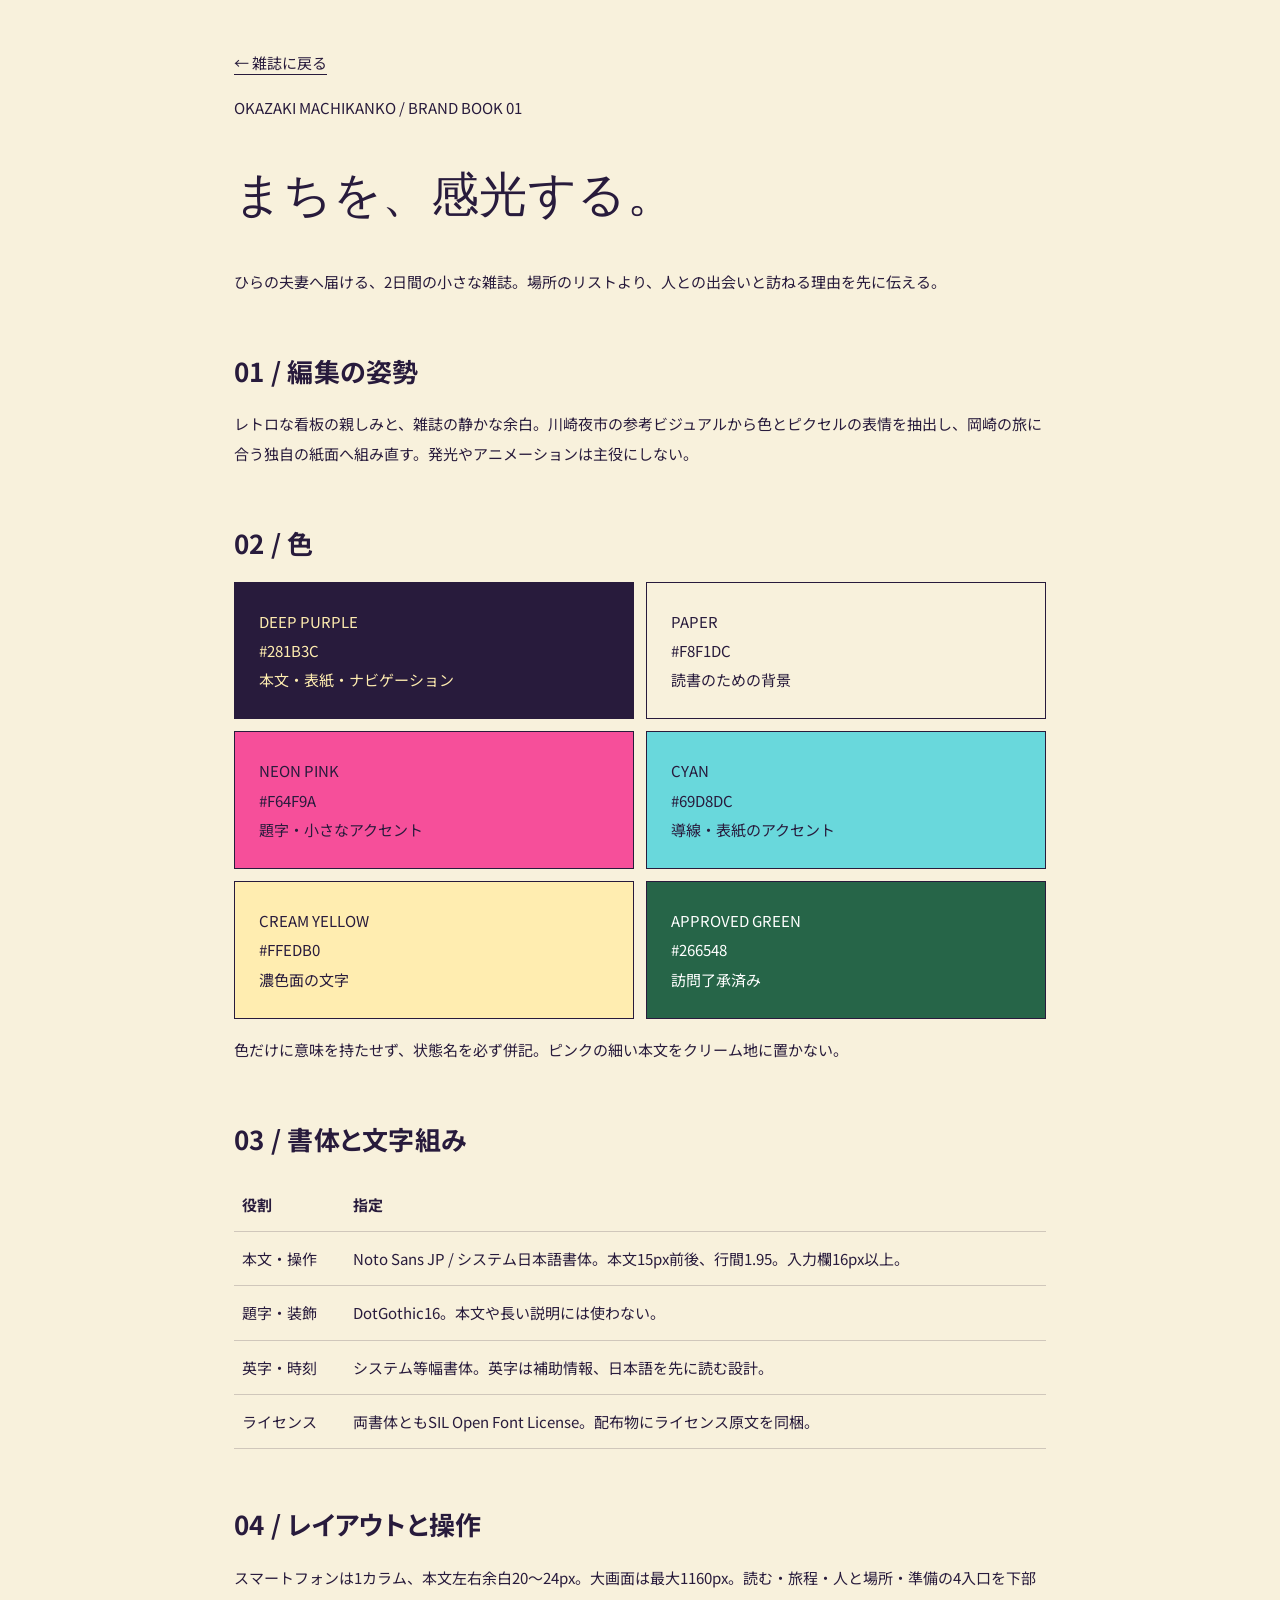
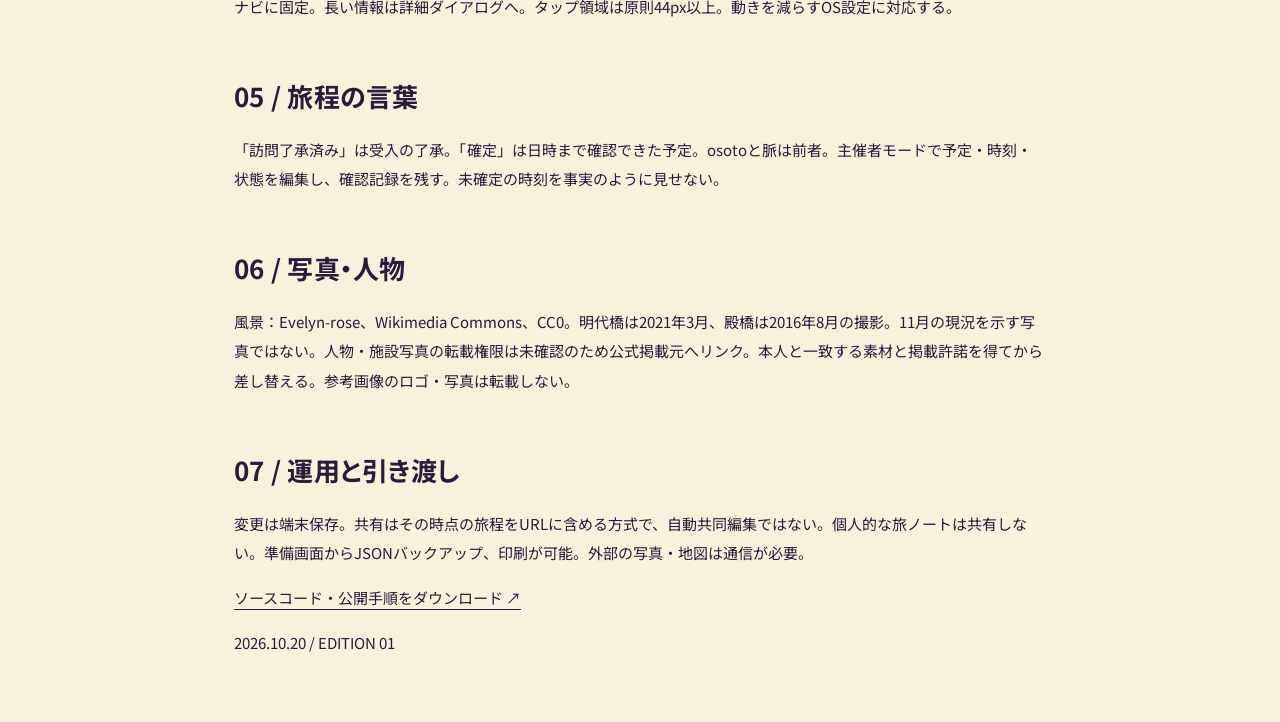
<file: brandbook.html>
<!doctype html><html lang="ja"><meta charset="utf-8"><meta name="viewport" content="width=device-width,initial-scale=1"><title>岡崎まち感光 — Brand book</title><link rel="stylesheet" href="styles.css"><style>main{max-width:860px;margin:auto;padding:48px 24px}h1{font:48px Dot;margin:40px 0}h2{margin:56px 0 20px;font-size:26px}p{margin:16px 0}.palette{display:grid;grid-template-columns:repeat(2,1fr);gap:12px}.swatch{padding:24px;min-height:120px;border:1px solid #281b3c}table{width:100%;border-collapse:collapse}td,th{text-align:left;border-bottom:1px solid #d0c7bb;padding:12px 8px;vertical-align:top}@media print{body>*{display:block!important}main{padding:0}h2{break-after:avoid}}</style><main><a href="index.html">← 雑誌に戻る</a><p>OKAZAKI MACHIKANKO / BRAND BOOK 01</p><h1>まちを、感光する。</h1><p>ひらの夫妻へ届ける、2日間の小さな雑誌。場所のリストより、人との出会いと訪ねる理由を先に伝える。</p><h2>01 / 編集の姿勢</h2><p>レトロな看板の親しみと、雑誌の静かな余白。川崎夜市の参考ビジュアルから色とピクセルの表情を抽出し、岡崎の旅に合う独自の紙面へ組み直す。発光やアニメーションは主役にしない。</p><h2>02 / 色</h2><div class="palette"><div class="swatch" style="background:#281b3c;color:#ffedb0">DEEP PURPLE<br>#281B3C<br>本文・表紙・ナビゲーション</div><div class="swatch" style="background:#f8f1dc">PAPER<br>#F8F1DC<br>読書のための背景</div><div class="swatch" style="background:#f64f9a">NEON PINK<br>#F64F9A<br>題字・小さなアクセント</div><div class="swatch" style="background:#69d8dc">CYAN<br>#69D8DC<br>導線・表紙のアクセント</div><div class="swatch" style="background:#ffedb0">CREAM YELLOW<br>#FFEDB0<br>濃色面の文字</div><div class="swatch" style="background:#266548;color:white">APPROVED GREEN<br>#266548<br>訪問了承済み</div></div><p>色だけに意味を持たせず、状態名を必ず併記。ピンクの細い本文をクリーム地に置かない。</p><h2>03 / 書体と文字組み</h2><table><tr><th>役割</th><th>指定</th></tr><tr><td>本文・操作</td><td>Noto Sans JP / システム日本語書体。本文15px前後、行間1.95。入力欄16px以上。</td></tr><tr><td>題字・装飾</td><td>DotGothic16。本文や長い説明には使わない。</td></tr><tr><td>英字・時刻</td><td>システム等幅書体。英字は補助情報、日本語を先に読む設計。</td></tr><tr><td>ライセンス</td><td>両書体ともSIL Open Font License。配布物にライセンス原文を同梱。</td></tr></table><h2>04 / レイアウトと操作</h2><p>スマートフォンは1カラム、本文左右余白20〜24px。大画面は最大1160px。読む・旅程・人と場所・準備の4入口を下部ナビに固定。長い情報は詳細ダイアログへ。タップ領域は原則44px以上。動きを減らすOS設定に対応する。</p><h2>05 / 旅程の言葉</h2><p>「訪問了承済み」は受入の了承。「確定」は日時まで確認できた予定。osotoと脈は前者。主催者モードで予定・時刻・状態を編集し、確認記録を残す。未確定の時刻を事実のように見せない。</p><h2>06 / 写真・人物</h2><p>風景：Evelyn-rose、Wikimedia Commons、CC0。明代橋は2021年3月、殿橋は2016年8月の撮影。11月の現況を示す写真ではない。人物・施設写真の転載権限は未確認のため公式掲載元へリンク。本人と一致する素材と掲載許諾を得てから差し替える。参考画像のロゴ・写真は転載しない。</p><h2>07 / 運用と引き渡し</h2><p>変更は端末保存。共有はその時点の旅程をURLに含める方式で、自動共同編集ではない。個人的な旅ノートは共有しない。準備画面からJSONバックアップ、印刷が可能。外部の写真・地図は通信が必要。</p><p><a href="okazaki-tour-source.zip" download>ソースコード・公開手順をダウンロード ↗</a></p><p>2026.10.20 / EDITION 01</p></main></html>
</file>
<file: styles.css>
@import url('https://fonts.googleapis.com/css2?family=DotGothic16&family=Noto+Sans+JP:wght@400;600;700;900&display=swap');
:root{--ink:#281b3c;--paper:#f8f1dc;--cream:#ffedb0;--pink:#f64f9a;--cyan:#69d8dc;--muted:#6b6071;--rule:#d0c7bb;--pale:#eee5d0;--green:#266548;--warn:#875100;--max:1160px;--body:'Noto Sans JP','Hiragino Kaku Gothic ProN','Yu Gothic',sans-serif;--mono:'SFMono-Regular',Consolas,monospace}
*{box-sizing:border-box}html{scroll-behavior:smooth;scroll-padding-top:28px}body{margin:0;background:var(--paper);color:var(--ink);font:400 15px/1.95 var(--body);-webkit-font-smoothing:antialiased}body.dialog-open{overflow:hidden}button,input,select,textarea{font:inherit}button,a,input,select,textarea{-webkit-tap-highlight-color:transparent}button,a{touch-action:manipulation}button{color:inherit;cursor:pointer}button{border:0;background:none}a{color:inherit;text-decoration-thickness:1px;text-underline-offset:5px}a:hover{color:#a42260}button:disabled{cursor:not-allowed;opacity:.5}button:focus-visible,a:focus-visible,input:focus-visible,select:focus-visible,textarea:focus-visible,summary:focus-visible{outline:3px solid #b62b6a;outline-offset:4px}button:hover{filter:brightness(.96)}h1,h2,h3,p,figure{margin:0}h1,h2,h3{font-feature-settings:'palt';line-height:1.45;letter-spacing:.01em}img{max-width:100%;display:block}hr{border:0;border-top:1px solid var(--rule);margin:26px 0}[hidden]{display:none!important}.sr-only{position:absolute;width:1px;height:1px;padding:0;margin:-1px;overflow:hidden;clip:rect(0,0,0,0);white-space:nowrap;border:0}.skip{position:fixed;top:-80px;left:20px;padding:8px 16px;background:var(--cream);z-index:100}.skip:focus{top:10px}.micro{font-size:12px;line-height:1.8;color:var(--muted)}
.site-header{height:88px;max-width:var(--max);margin:auto;display:flex;justify-content:space-between;align-items:center;padding:0 38px;border-bottom:1px solid var(--ink)}.wordmark{display:flex;text-align:left;align-items:center;gap:14px;font-size:19px;font-weight:700;letter-spacing:.08em;line-height:1.3;padding:8px 0}.wordmark small{display:block;font:9px var(--mono);letter-spacing:.17em;margin-top:7px}.pixel-spark{color:#bd2363;font:38px Dot,monospace}.header-actions{display:flex;align-items:center;gap:24px}.issue-number{font:9px/1.6 var(--mono);letter-spacing:.08em}.issue-number b{font-size:12px;font-weight:400}.icon-button{border:1px solid var(--ink);width:44px;height:44px;font-size:25px;line-height:1}.view{max-width:var(--max);margin:auto}.cover{background:var(--ink);color:var(--cream);padding:28px 38px 0;overflow:hidden}.cover-top{font:10px/1.5 var(--mono);letter-spacing:.16em;display:flex;justify-content:space-between;border-bottom:1px solid #766583;padding-bottom:18px}.cover-grid{display:grid;grid-template-columns:1fr 1fr;gap:30px;margin-top:28px}.cover-copy{padding:0 0 14px}.cover-eyebrow{font-size:12px;margin:0 0 28px;letter-spacing:.08em}.cover h1{font-family:Dot,sans-serif;font-weight:400;font-size:clamp(44px,6.5vw,80px);line-height:1.2;letter-spacing:-.04em}.cover-city{display:block;color:var(--cream);margin-bottom:4px}.cover-name{display:block;color:var(--pink);white-space:nowrap}.fullstop{font-size:.7em}.cover-subtitle{font-weight:700;font-size:27px;line-height:1.6;letter-spacing:.1em;margin:28px 0 32px}.cover-date{border-top:1px solid #766583;padding-top:15px;display:flex;gap:14px;align-items:center;font:12px var(--mono)}.cover-date strong{font-size:30px;letter-spacing:-.04em;font-weight:400}.cover-date strong span{font-size:11px;letter-spacing:0;margin:0 8px}.cover-photo{position:relative;min-height:450px;overflow:hidden;background:#3c314e}.cover-photo>img{width:100%;height:100%;object-fit:cover;position:absolute;inset:0;opacity:.9}.cover-photo:after{content:'';position:absolute;inset:0;background:linear-gradient(180deg,rgba(40,27,60,.18),transparent 60%,rgba(40,27,60,.6));pointer-events:none}.photo-label{position:absolute;left:23px;top:24px;font:14px/1.5 var(--mono);color:white;letter-spacing:.05em;z-index:1;text-shadow:0 1px 8px #281b3c}.photo-label i{font:italic 19px Georgia,serif;letter-spacing:0}.cover-photo figcaption{position:absolute;bottom:12px;left:20px;right:12px;font-size:10px;color:#fff;z-index:1}.pixel-corner{position:absolute;right:20px;top:20px;width:8px;height:8px;background:var(--pink);box-shadow:-8px 0 var(--pink),0 8px var(--pink),0 16px var(--pink),-16px 0 var(--pink);z-index:1}.cover-bottom{display:flex;justify-content:space-between;align-items:center;gap:20px;padding:24px 0 28px}.cover-bottom p{font-size:13px;line-height:1.8;letter-spacing:.08em}.cover-cta{color:var(--cream);border-bottom:1px solid var(--cyan);padding:12px 0;min-height:48px;font-size:13px;display:flex;gap:30px;align-items:center}.cover-cta span{color:var(--cyan);font-size:24px}
.magazine-page{padding:72px 64px}.section-kicker{font:10px/1.6 var(--mono);letter-spacing:.14em;display:flex;justify-content:space-between;gap:20px;color:var(--muted)}.letter-layout{display:grid;grid-template-columns:.9fr 1.1fr;gap:80px;margin-top:34px}.letter-layout h2{font-size:36px;line-height:1.65;letter-spacing:.07em}.letter-body{font-size:15px;line-height:2.15}.letter-body p+p{margin-top:18px}.signature{margin-top:30px!important;font-size:13px}.signature span{display:block;font:italic 18px Georgia,serif;margin-top:10px}.contents{margin-top:64px;border-top:2px solid var(--ink);display:grid;grid-template-columns:1.15fr 1fr 1fr 1fr}.contents-label{padding:24px 20px 0 0;font:10px/2 var(--mono)}.contents-label b{font:600 13px var(--body)}.contents button{text-align:left;padding:24px 14px 0 24px;border-left:1px solid var(--rule);display:grid;grid-template-columns:1fr auto;gap:5px}.contents button>span{color:#9c2759;font:11px var(--mono);grid-column:1/-1}.contents strong{font-size:14px;grid-column:1/-1}.contents small{font-size:11px;color:var(--muted);line-height:1.7;grid-column:1}.contents i{font-size:20px;font-style:normal;align-self:end}.feature-spread{display:grid;grid-template-columns:1fr 1fr;background:var(--cyan);color:var(--ink);border-top:1px solid var(--ink);border-bottom:1px solid var(--ink)}.feature-type{padding:56px 64px}.feature-type .section-kicker{color:var(--ink)}.feature-type h2{font-size:37px;margin:28px 0;line-height:1.65}.feature-type p{font-size:14px;max-width:350px}.feature-type .text-link{margin-top:30px}.type-art{background:var(--ink);color:var(--cream);padding:44px;display:flex;flex-direction:column;justify-content:space-between}.art-small{font:10px var(--mono);letter-spacing:.12em}.pixel-word{font:100px/.98 Dot,sans-serif;position:relative;padding:18px 0}.pixel-word span{font:20px var(--body);margin-left:10px}.pixel-word b{font-weight:400;color:var(--pink)}.pixel-word i{font-style:normal;color:var(--cyan)}.pixel-word em{font-style:normal;position:absolute;right:5px;bottom:14px;color:var(--pink);font-size:110px}.section-intro{display:flex;align-items:end;justify-content:space-between;gap:40px;margin:28px 0 40px}.section-intro h1{font-size:44px;letter-spacing:.06em;line-height:1.6}.section-intro h2{font-size:32px;line-height:1.7}.section-intro p{font-size:13px;line-height:1.9;color:var(--muted);max-width:420px}.reader-people{display:grid;grid-template-columns:1fr 1fr 1fr;gap:26px;margin-bottom:28px}.reader-person{padding-top:20px;border-top:1px solid var(--ink);text-align:left}.reader-person .person-num{font:10px var(--mono);color:var(--muted)}.reader-person h3{margin:18px 0 12px;font-size:20px;font-weight:600}.reader-person h3 span{font-size:11px;font-weight:400}.reader-person p{font-size:13px;line-height:1.8;max-width:260px}.reader-person .reader-role{font-size:11px;color:var(--muted);margin-top:12px}.text-link{display:inline-flex;align-items:center;gap:14px;min-height:44px;padding:7px 0;border-bottom:1px solid currentColor;text-decoration:none;font-size:12px;font-weight:600;text-align:left}.text-link span{font-size:19px}.wide-photo{position:relative}.wide-photo img{width:100%;height:380px;object-fit:cover}.wide-photo figcaption{padding:18px 40px;background:var(--ink);color:var(--cream);font-size:14px;line-height:1.8}.wide-photo figcaption span{display:block;font-size:10px;color:#d4cadc;margin-top:4px}.closing{text-align:center;padding:70px 28px}.closing .section-kicker{display:block}.closing h2{font-size:35px;line-height:1.7;margin:24px 0}.closing p{font-size:14px;margin-bottom:26px}.button{min-height:48px;display:inline-flex;align-items:center;justify-content:center;gap:10px;padding:10px 20px;line-height:1.65;font-size:13px;font-weight:600;text-decoration:none;border:1px solid var(--ink);border-radius:0}.primary{background:var(--ink);color:var(--cream)}.primary:hover{color:var(--cream)}.secondary{background:transparent;color:var(--ink)}.closing .button{margin:5px}.actions{display:flex;align-items:center;flex-wrap:wrap;gap:10px;margin-top:20px}
.utility-page{padding:55px 64px 70px;min-height:70vh}.schedule-tools{display:flex;align-items:center;justify-content:space-between;gap:26px}.day-tabs{display:grid;grid-template-columns:1fr 1fr;flex:1;border:1px solid var(--ink);max-width:660px}.day-tabs button{text-align:left;display:grid;grid-template-columns:1fr auto;align-items:center;padding:15px 22px;line-height:1.6}.day-tabs button+button{border-left:1px solid var(--ink)}.day-tabs small{font:9px var(--mono);grid-column:1/-1;margin-bottom:5px;letter-spacing:.1em}.day-tabs b{font:26px var(--mono);font-weight:400}.day-tabs b span{font:12px var(--body);margin-left:8px}.day-tabs em{font-size:11px;font-style:normal}.day-tabs button[aria-pressed=true]{background:var(--ink);color:var(--cream);box-shadow:inset 0 -4px var(--pink)}.schedule-top-actions{display:flex;gap:20px}.schedule-summary{font-size:12px;padding:22px 0;color:var(--muted);display:flex;align-items:center;flex-wrap:wrap;gap:10px}.status-badge{display:inline-flex;align-items:center;gap:5px;white-space:nowrap;border:1px solid currentColor;padding:2px 8px;font:11px/1.6 var(--body);border-radius:2px;color:var(--muted)}.status-badge:before{content:'';height:5px;width:5px;display:inline-block;background:currentColor}.status-badge.confirmed,.status-badge.approved,.task-status.done{color:var(--green)}.status-badge.pending,.task-status.pending{color:var(--warn)}.status-badge.idea{color:#685880}.status-badge.skipped{color:#786e78}.schedule-layout{display:grid;grid-template-columns:minmax(0,1fr) 240px;gap:50px}.timeline{border-top:1px solid var(--ink)}.timeline-item{display:grid;grid-template-columns:70px minmax(0,1fr);gap:20px;position:relative}.timeline-time{font:20px/1.3 var(--mono);padding-top:26px;letter-spacing:-.06em}.timeline-time small{display:block;font-size:10px;color:var(--muted);margin-top:5px;letter-spacing:0}.event-main{padding:24px 0;border-bottom:1px solid var(--rule);position:relative}.event-top{display:flex;gap:8px;align-items:center;justify-content:space-between;margin-bottom:10px}.event-type{font:9px var(--mono);letter-spacing:.06em;color:var(--muted)}.event-button{text-align:left;display:flex;justify-content:space-between;gap:14px;width:100%;padding:0}.event-button h3{font-size:18px;line-height:1.65;font-weight:700}.event-button .expand{font-size:22px;font-weight:400}.event-location{font-size:11px;color:var(--muted);margin-top:7px}.event-people{display:flex;flex-wrap:wrap;gap:6px;margin-top:12px}.person-chip{font-size:11px;min-height:34px;display:flex;align-items:center;gap:6px;padding:3px 10px;background:var(--pale);border:1px solid transparent}.person-chip:hover{border-color:var(--ink)}.person-dot{font-size:10px;background:var(--ink);color:var(--cream);width:20px;height:20px;text-align:center;line-height:20px}.event-detail{margin-top:15px;padding:16px;background:#eee5d0;border-left:2px solid var(--ink);font-size:13px;line-height:1.9}.event-detail .actions{gap:16px;margin-top:10px}.event-detail .micro{margin-top:12px}.event-edit{font-size:11px;min-height:40px;color:#9c2759;text-decoration:underline;text-underline-offset:4px;margin-top:10px;padding:0}.timeline-item.skipped{opacity:.65}.timeline-item.skipped h3{text-decoration:line-through}.travel-aside{background:var(--pale);padding:24px 22px;height:fit-content;margin-top:0}.travel-aside h2{font-size:19px;margin:15px 0}.travel-aside h3{font-size:14px;margin-bottom:10px}.travel-aside p{font-size:12px;line-height:1.9}.travel-aside .section-kicker{font-size:9px}.notice{background:#f2e3b4;border-left:3px solid #805007;padding:16px 20px;font-size:13px;line-height:1.8;margin:18px 0}.notice p{margin-top:5px}.notice ul{padding-left:18px;margin:8px 0}.notice strong{font-size:13px}.directory-controls{display:flex;align-items:center;justify-content:space-between;gap:24px}.filter-tabs{display:flex;gap:20px}.filter-tabs button{min-height:48px;padding:8px 0;border-bottom:2px solid transparent;font-size:15px;color:var(--muted)}.filter-tabs button[aria-pressed=true]{color:var(--ink);border-color:var(--ink);font-weight:700}.filter-tabs span{font:10px var(--mono);margin-left:8px}.search-label input{width:240px;max-width:100%;font-size:14px;padding:10px 13px;background:transparent;border:1px solid #968794;border-radius:0;height:46px}.directory-controls+.micro{margin:18px 0 25px}.directory-grid{display:grid;grid-template-columns:1fr 1fr;gap:34px 40px}.directory-card{border-top:1px solid var(--ink);padding-top:20px}.identity-tile{display:flex;align-items:center;justify-content:space-between;gap:20px;margin-bottom:20px}.initial{width:60px;height:64px;display:flex;align-items:center;justify-content:center;font:36px Dot;flex:none;background:var(--ink);color:var(--cream)}.directory-card:nth-child(3n+2) .initial{background:var(--pink);color:var(--ink)}.directory-card:nth-child(3n+3) .initial{background:var(--cyan);color:var(--ink)}.identity-meta{flex:1}.identity-meta .overline{font:9px/1.5 var(--mono);letter-spacing:.08em;color:var(--muted)}.identity-meta h2{font-size:22px;margin:5px 0}.identity-meta .role{font-size:11px;line-height:1.7;color:var(--muted)}.directory-card .tagline{font-size:18px;line-height:1.65;font-weight:600;margin-bottom:13px}.directory-card>p{font-size:13px;line-height:1.9}.directory-card .actions{gap:22px;margin-top:12px}.directory-card .source-link{font-size:11px;display:inline-flex;align-items:center;min-height:44px}.place-header{background:var(--ink);color:var(--cream);min-height:128px;padding:22px;display:flex;justify-content:space-between;align-items:center;margin-bottom:20px}.place-header .place-mark{font:64px Dot;color:var(--cyan)}.directory-card:nth-child(3n+2) .place-header{background:#ecadd0;color:var(--ink)}.directory-card:nth-child(3n+2) .place-mark{color:var(--ink)}.directory-card:nth-child(3n+3) .place-header{background:#88d9d7;color:var(--ink)}.directory-card:nth-child(3n+3) .place-mark{color:var(--ink)}.place-header small{font:9px var(--mono);letter-spacing:.05em}.place-header h2{font-size:22px;margin-top:9px}.place-area{font-size:11px;color:var(--muted);margin-bottom:8px}.empty-results{padding:40px 0;font-size:14px}.question{margin:25px 0;padding:22px;background:var(--pale);border-left:2px solid var(--pink)}.question small{font:10px var(--mono);letter-spacing:.1em}.question p{font-weight:600;margin-top:12px;line-height:1.9}
.prep-toolbar{display:flex;align-items:center;justify-content:space-between;gap:24px}.prep-toolbar>div{flex:1;max-width:420px}.prep-toolbar strong{font-size:14px}.progress-track{height:4px;background:var(--rule);margin-top:12px}.progress-track>div{height:100%;background:var(--green);transition:width .2s}.prep-toolbar+.micro{margin:20px 0}.tasks{border-top:1px solid var(--ink)}.task{border-bottom:1px solid var(--rule)}.task summary{cursor:pointer;list-style:none;display:flex;align-items:center;justify-content:space-between;gap:20px;padding:18px 0}.task summary::-webkit-details-marker{display:none}.task-title{font-size:15px;font-weight:600;line-height:1.7}.task-category{font:10px var(--mono);display:inline-block;margin-right:14px;color:var(--muted);min-width:24px}.task-status{font-size:11px;border:1px solid currentColor;padding:1px 8px;white-space:nowrap;color:var(--muted)}.task-body{padding:0 0 24px 38px;font-size:13px;line-height:1.9}.task-body select{max-width:230px}.task-body .task-form{display:grid;grid-template-columns:180px 1fr auto;gap:12px;margin-top:15px;align-items:end}.task-body label{display:block;font-size:11px}.task-memo{margin-top:8px;color:var(--green);white-space:pre-wrap;overflow-wrap:anywhere}.prep-bottom{border-top:1px solid var(--ink);padding-top:35px;margin-top:55px;display:grid;grid-template-columns:1fr 1fr;gap:60px}.prep-bottom h2{font-size:22px;margin:18px 0}.prep-bottom p{font-size:13px}.prep-bottom .text-link{margin-top:12px;margin-right:20px}.file-label{position:relative;overflow:hidden;cursor:pointer}.file-label input{position:absolute;inset:0;opacity:0;cursor:pointer;width:100%}.file-label:focus-within{outline:3px solid #b62b6a;outline-offset:4px}
.site-footer{max-width:var(--max);margin:auto;padding:35px 38px 120px;background:var(--ink);color:var(--cream);display:grid;grid-template-columns:1.5fr 1fr auto;gap:25px}.site-footer strong{font:24px Dot}.site-footer>div span{font:9px var(--mono);display:block;margin-top:10px;letter-spacing:.08em}.site-footer p{font-size:11px;line-height:1.8}.site-footer>.text-link{height:44px;align-self:start;font-size:10px}.edition{font:9px var(--mono);color:#c4b8cd;grid-column:1/-1;letter-spacing:.1em}.bottom-nav{position:fixed;z-index:20;bottom:20px;left:50%;transform:translateX(-50%);display:flex;background:var(--ink);color:var(--cream);border:1px solid #94849a;box-shadow:0 6px 22px #281b3c22;max-width:480px;width:calc(100% - 40px);padding-bottom:env(safe-area-inset-bottom,0)}.bottom-nav button{position:relative;flex:1;padding:10px 8px;display:flex;flex-direction:column;align-items:center;gap:3px;min-height:61px;font-size:11px;line-height:1.4}.bottom-nav button>span{font:20px Dot;line-height:1.2}.bottom-nav b{font-weight:400}.bottom-nav [aria-current=page]{color:var(--cyan)}.bottom-nav [aria-current=page]:before{content:'';position:absolute;top:0;left:calc(50% - 12px);width:24px;height:3px;background:var(--pink)}
dialog{padding:0;max-width:680px;width:calc(100% - 40px);max-height:calc(100dvh - 60px);color:var(--ink);background:var(--paper);border:1px solid var(--ink);border-radius:0;overscroll-behavior:contain}dialog::backdrop{background:#170d2bb3;backdrop-filter:blur(3px)}.dialog-shell{position:relative;padding:42px 38px}.dialog-close{position:sticky;top:0;float:right;background:var(--paper);width:44px;height:44px;border:1px solid var(--ink);font-size:28px;line-height:1;z-index:3;margin:-20px -16px 0 10px}.dialog-kicker{font:10px var(--mono);letter-spacing:.1em;color:var(--muted);margin:0 0 15px;padding-top:2px}.dialog-shell h2{font-size:29px;line-height:1.6;margin-bottom:20px}.dialog-shell h3{font-size:17px;margin:28px 0 12px}.dialog-shell p{font-size:14px;line-height:1.95}.dialog-shell .micro{font-size:11px}.detail-facts{margin:22px 0 0;display:grid;grid-template-columns:70px 1fr;gap:14px;font-size:12px;line-height:1.85}.detail-facts dt{color:var(--muted)}.detail-facts dd{margin:0}.detail-facts a{overflow-wrap:anywhere}.field{display:block;font-size:12px;margin-bottom:18px}.field input,.field select,.field textarea,.task-body input,.task-body select{display:block;margin-top:7px;width:100%;border:1px solid #94849a;border-radius:0;padding:10px 12px;background:#fffaf0;color:var(--ink);font-size:16px;line-height:1.65;min-height:46px}.field textarea{resize:vertical;min-height:100px}.field-grid{display:grid;grid-template-columns:1fr 1fr;gap:16px}.field-people{border:1px solid var(--rule);padding:12px;margin:0 0 20px}.field-people legend{font-size:12px}.field-people label{font-size:12px;display:inline-flex;align-items:center;gap:6px;padding:8px 12px 8px 0}.field-people input{accent-color:var(--ink);width:18px;height:18px}.form-error{background:#ffe4e7;color:#892441;padding:10px 13px;font-size:13px;margin:12px 0}.share-url{width:100%;margin:18px 0 0;padding:12px;border:1px solid #94849a;background:#fffaf0;font:12px/1.6 var(--mono);resize:vertical;min-height:90px;overflow-wrap:anywhere}.dialog-shell .actions .button{flex-grow:1}.source-list{padding-left:20px;font-size:12px}.source-list li{padding:6px 0;line-height:1.8}.shared-banner{background:var(--cyan);color:var(--ink);padding:12px 20px;display:flex;align-items:center;flex-wrap:wrap;gap:20px;justify-content:center;font-size:12px}.shared-banner button{text-decoration:underline;min-height:44px;padding:5px}.storage-warning{max-width:1160px;margin:auto}.toast{position:fixed;bottom:105px;left:50%;transform:translateX(-50%);max-width:calc(100vw - 32px);background:var(--ink);color:var(--cream);border:1px solid var(--cyan);padding:12px 20px;box-shadow:0 4px 18px #0002;font-size:12px;z-index:100;line-height:1.6}.error-text{color:#8b2945}.notebook-hint{margin-bottom:20px}.saved-caption{color:var(--green);font-size:12px!important}.print-only,#print-root{display:none}
@media(max-width:900px){.cover h1{font-size:59px}.cover-subtitle{font-size:24px}.cover-photo{min-height:430px}.magazine-page,.utility-page{padding:50px 36px}.letter-layout{gap:40px}.letter-layout h2{font-size:28px}.contents{grid-template-columns:1fr 1fr 1fr}.contents-label{grid-column:1/-1;padding-bottom:20px}.contents button:first-of-type{border-left:0;padding-left:0}.feature-type{padding:40px 36px}.feature-type h2{font-size:30px}.type-art{padding:32px}.pixel-word{font-size:86px}.schedule-layout{grid-template-columns:1fr;gap:35px}.travel-aside{display:grid;grid-template-columns:1fr 1fr;gap:15px 30px}.travel-aside .section-kicker,.travel-aside hr{grid-column:1/-1}.travel-aside hr{margin:10px 0}.travel-aside h2{grid-column:1/-1}.travel-aside h3{margin:0}.schedule-tools{align-items:stretch;flex-direction:column;gap:0}.schedule-top-actions{justify-content:flex-end;margin-top:5px}.day-tabs{width:100%;max-width:none}.task-body .task-form{grid-template-columns:1fr}.task-body .task-form .button{justify-self:start}.directory-grid{gap:30px}.site-footer{grid-template-columns:1fr 1fr}.site-footer>.text-link{grid-column:1/-1;justify-self:start}.section-intro{gap:24px}}
@media(max-width:600px){body{font-size:15px}.site-header{height:76px;padding:0 22px}.wordmark{font-size:16px;gap:9px}.wordmark small{font-size:7px;letter-spacing:.12em}.pixel-spark{font-size:29px}.issue-number{display:none}.icon-button{width:40px;height:40px}.cover{padding:20px 24px 0}.cover-top{font-size:8px;letter-spacing:.05em;padding-bottom:15px}.cover-grid{grid-template-columns:1fr;gap:0;margin-top:24px}.cover-eyebrow{font-size:10px;letter-spacing:.04em;margin-bottom:24px}.cover-copy{position:relative;padding-bottom:22px}.cover h1{font-size:clamp(53px,12.8vw,73px);letter-spacing:0;line-height:1.2}.cover-city{margin-bottom:4px}.cover-subtitle{font-size:17px;line-height:1.8;letter-spacing:.07em;position:absolute;right:2px;top:35px}.cover-date{margin-top:25px;padding-top:13px;gap:12px;font-size:10px}.cover-date strong{font-size:27px}.cover-date strong span{font-size:9px;margin:0 7px}.cover-photo{min-height:235px;aspect-ratio:1.48}.photo-label{top:18px;left:18px;font-size:11px}.photo-label i{font-size:16px}.cover-photo figcaption{left:15px;font-size:9px;bottom:10px}.cover-bottom{padding:18px 0 24px;display:block}.cover-bottom p{display:none}.cover-cta{width:100%;justify-content:space-between;padding:8px 0;font-size:13px;min-height:45px}.magazine-page,.utility-page{padding:42px 24px}.section-kicker{font-size:8px;letter-spacing:.08em;gap:12px}.letter-layout{grid-template-columns:1fr;gap:25px;margin-top:25px}.letter-layout h2{font-size:29px;line-height:1.7;letter-spacing:.05em}.letter-body{font-size:14px;line-height:2.15}.letter-body p+p{margin-top:18px}.signature{font-size:12px}.contents{display:block;margin-top:38px}.contents-label{padding:18px 0;font-size:9px}.contents button{width:100%;border-left:0;border-top:1px solid var(--rule);padding:19px 0!important;grid-template-columns:25px 1fr 18px;gap:4px 8px}.contents button>span{grid-column:1;grid-row:1/3;align-self:start;margin-top:6px}.contents strong{grid-column:2;font-size:15px}.contents small{grid-column:2;font-size:11px}.contents i{grid-column:3;grid-row:1/3;align-self:center}.feature-spread{grid-template-columns:1fr}.feature-type{padding:36px 24px}.feature-type h2{font-size:30px;margin:24px 0;line-height:1.65}.feature-type p{font-size:13px}.feature-type .text-link{margin-top:20px}.type-art{padding:25px 24px;min-height:170px;gap:20px}.pixel-word{font-size:58px;padding:8px 0;line-height:1.3}.pixel-word br{display:none}.pixel-word span{font-size:13px;margin-left:0;margin-right:8px}.pixel-word em{font-size:36px;bottom:16px;right:0}.art-small{font-size:8px;letter-spacing:.08em}.section-intro{display:block;margin:24px 0 30px}.section-intro h1{font-size:34px;line-height:1.65}.section-intro h2{font-size:27px;line-height:1.65}.section-intro p{font-size:12px;margin-top:20px}.reader-people{grid-template-columns:1fr;gap:0;margin-bottom:22px}.reader-person{display:grid;grid-template-columns:32px 1fr;text-align:left;padding:19px 0;gap:7px 8px}.reader-person h3{margin:0 0 3px;font-size:21px}.reader-person .person-num{grid-column:1;grid-row:1/4;padding-top:7px}.reader-person p{grid-column:2;max-width:none;font-size:13px}.reader-person .reader-role{grid-column:2;margin-top:3px;font-size:10px}.wide-photo img{height:250px}.wide-photo figcaption{padding:18px 24px;font-size:12px}.wide-photo figcaption span{font-size:9px;line-height:1.8}.closing{padding:45px 24px}.closing h2{font-size:27px}.closing p{font-size:12px;line-height:2}.closing .button{margin:5px 0;width:100%}.button{font-size:13px;padding:10px 16px}.day-tabs button{padding:14px 14px;display:block}.day-tabs small{display:block;font-size:8px;margin-bottom:6px}.day-tabs b{font-size:25px;display:block}.day-tabs b span{font-size:11px}.day-tabs em{font-size:10px;display:block;margin-top:5px}.schedule-top-actions{gap:22px}.schedule-summary{font-size:11px;padding:12px 0 18px;gap:8px;line-height:1.8}.timeline-item{grid-template-columns:51px minmax(0,1fr);gap:15px}.timeline-time{font-size:18px;line-height:1.5;padding-top:23px}.timeline-time small{font-size:9px;margin-top:1px}.event-main{padding:22px 0}.event-button h3{font-size:16px;line-height:1.75}.event-button .expand{font-size:19px}.event-type{font-size:8px}.status-badge{font-size:10px;padding:1px 6px}.event-top{gap:4px}.event-location{font-size:10px}.person-chip{font-size:10px;padding:4px 8px}.event-detail{font-size:12px;padding:13px;margin-left:-5px}.event-detail .text-link{font-size:11px}.travel-aside{display:block;padding:24px}.travel-aside h3{margin:0 0 10px}.travel-aside hr{margin:24px 0}.directory-controls{display:block}.filter-tabs{justify-content:space-between}.filter-tabs button{font-size:14px}.filter-tabs span{font-size:10px}.search-label{display:block;margin-top:20px}.search-label input{width:100%;font-size:16px}.directory-controls+.micro{font-size:11px;margin:15px 0 25px}.directory-grid{grid-template-columns:1fr;gap:30px}.directory-card{padding-top:18px}.identity-meta h2{font-size:24px}.identity-meta .role{font-size:11px}.initial{width:62px;height:68px;font-size:39px}.directory-card .tagline{font-size:18px}.place-header{min-height:130px}.place-header h2{font-size:23px}.place-mark{font-size:58px!important}.prep-toolbar{align-items:stretch;flex-direction:column;gap:23px}.prep-toolbar .button{align-self:flex-start;min-height:44px}.task summary{gap:12px;padding:17px 0}.task-title{font-size:14px}.task-category{display:block;font-size:9px;line-height:1.3;margin-bottom:8px}.task-body{padding:0 0 22px;font-size:12px}.task-status{font-size:10px}.prep-bottom{grid-template-columns:1fr;gap:35px;margin-top:40px}.prep-bottom h2{font-size:22px}.prep-bottom>div+div{border-top:1px solid var(--rule);padding-top:30px}.site-footer{padding:30px 24px 110px;display:block}.site-footer strong{font-size:24px}.site-footer p{margin:22px 0 10px}.site-footer>div span{font-size:7px;letter-spacing:.05em}.edition{display:block;margin-top:25px;font-size:8px}.bottom-nav{bottom:0;left:0;transform:none;width:100%;max-width:none;border:0;border-top:1px solid #766583;box-shadow:none}.bottom-nav button{min-height:65px;padding-top:10px;padding-bottom:8px;font-size:10px;gap:4px}.bottom-nav button>span{font-size:20px}.toast{bottom:calc(85px + env(safe-area-inset-bottom,0));max-width:calc(100vw - 32px);width:max-content}.notice{padding:14px 15px;font-size:12px}.notice strong{font-size:12px}.shared-banner{gap:8px;padding:10px 16px;justify-content:flex-start}.shared-banner button{font-size:11px}dialog{width:calc(100% - 24px);max-height:calc(100dvh - 40px)}.dialog-shell{padding:34px 24px}.dialog-close{margin:-14px -8px 0 8px}.dialog-shell h2{font-size:26px;margin-bottom:16px}.dialog-shell p{font-size:13px;line-height:1.95}.dialog-kicker{font-size:9px;margin-bottom:12px}.detail-facts{grid-template-columns:1fr;gap:5px;font-size:12px}.detail-facts dt{font-size:10px;margin-top:10px}.field-grid{gap:12px}.field{font-size:11px}.dialog-shell .actions{gap:8px}.dialog-shell .actions .button{font-size:12px}.source-list{padding-left:17px;font-size:11px}.question{padding:18px}.notebook-hint{font-size:12px!important}}
@media(max-width:359px){.cover{padding-left:20px;padding-right:20px}.cover h1{font-size:50px}.cover-subtitle{font-size:15px;top:38px}.utility-page,.magazine-page{padding-left:20px;padding-right:20px}.cover-eyebrow{font-size:9px}.cover-date strong{font-size:24px}.pixel-word{font-size:50px}.pixel-word em{display:none}.identity-meta h2{font-size:22px}.timeline-item{gap:11px}.event-button h3{font-size:15px}.day-tabs b{font-size:22px}}
@media(prefers-reduced-motion:reduce){html{scroll-behavior:auto}*{transition:none!important;animation:none!important}}
@media print{@page{size:A4;margin:14mm}body{background:white;color:#171119;font:10pt/1.65 var(--body)}body>*{display:none!important}#print-root{display:block!important}#print-root h1{font-size:24pt;margin-bottom:4mm}#print-root .print-meta{font-size:9pt;margin-bottom:6mm}#print-root h2{font-size:16pt;border-bottom:2px solid #333;padding-bottom:3mm;margin:7mm 0 4mm}#print-root .print-day+ .print-day{break-before:page}#print-root table{width:100%;border-collapse:collapse;font-size:9pt}#print-root th,#print-root td{text-align:left;vertical-align:top;border-bottom:1px solid #ccc;padding:3mm 1mm}#print-root th{font-size:8pt}#print-root td:first-child{width:25mm;font-family:var(--mono);font-size:8pt}#print-root td:last-child{width:19mm;font-size:8pt}#print-root td small{display:block;color:#444;font-size:8pt;margin-top:1mm}#print-root tr{break-inside:avoid}#print-root a{color:#171119;text-decoration:none}#print-root .print-footer{font-size:8pt;margin-top:6mm}#print-root .print-note{font-size:8pt;padding:3mm;background:#eee;margin-bottom:5mm}}
</file>
